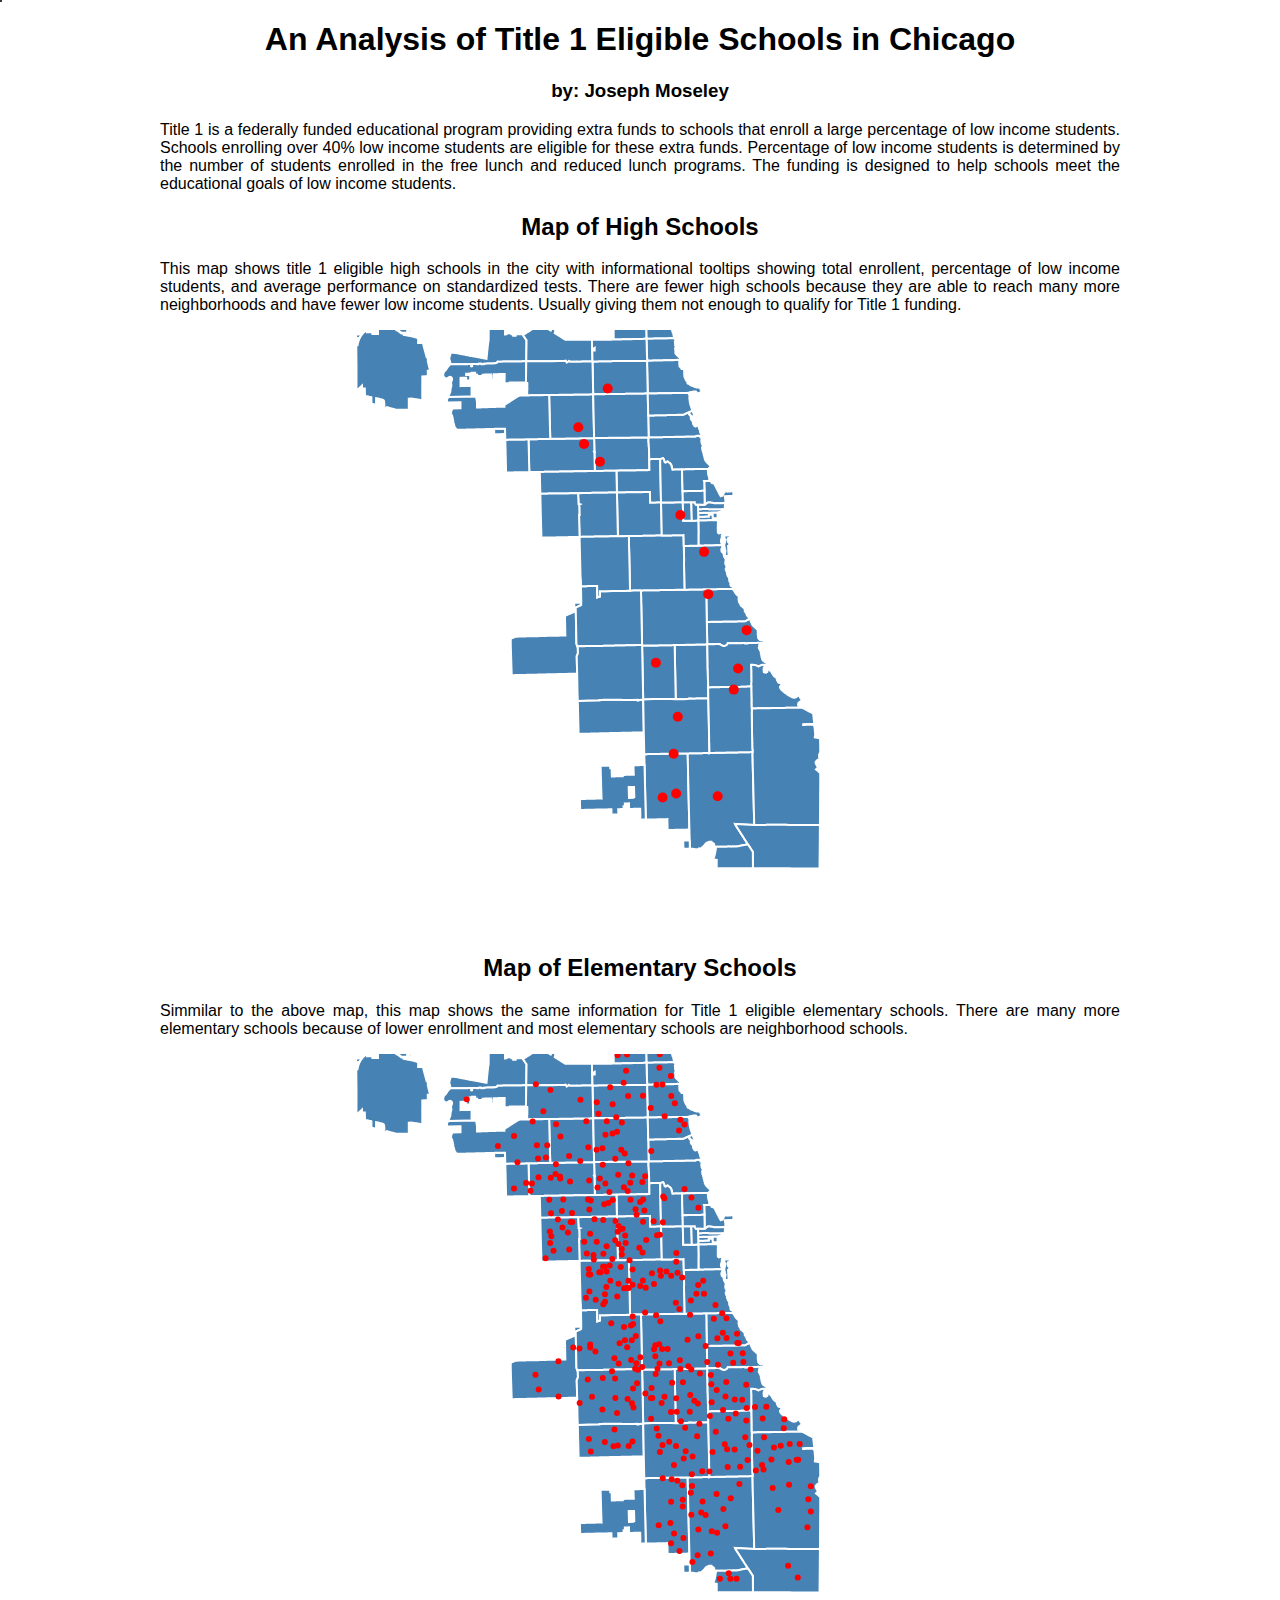
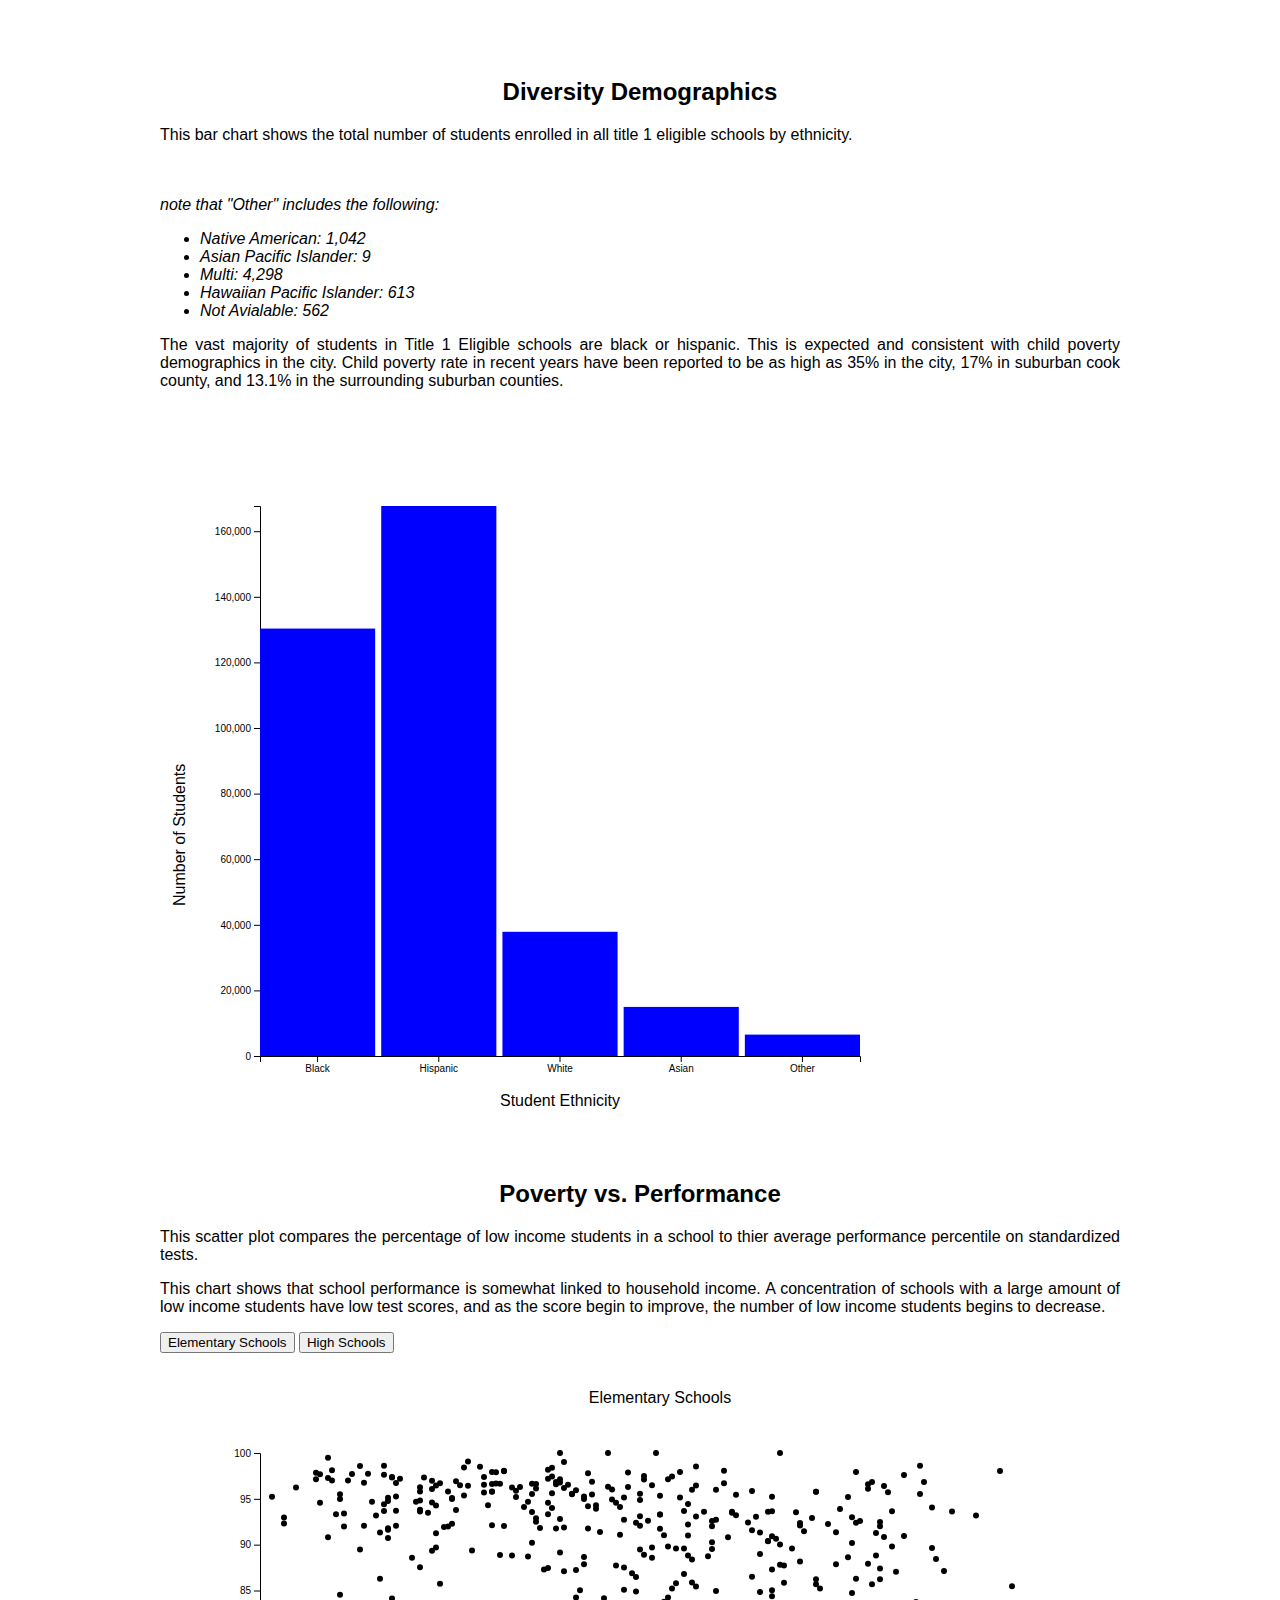
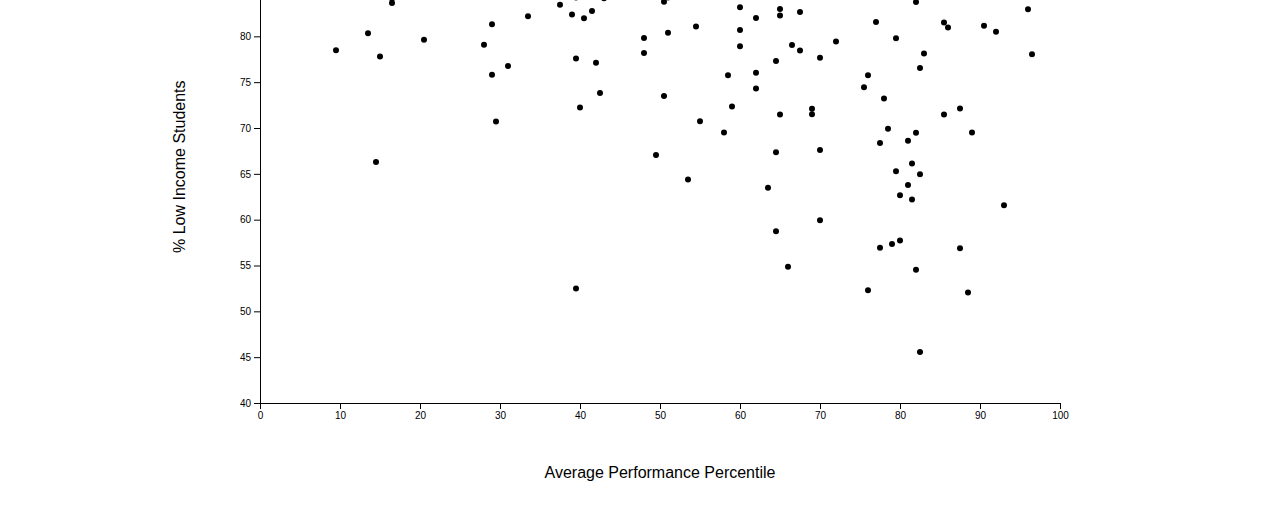
<file: index.html>
<!DOCTYPE html>
<html lang="en">
  <head>
	  <meta charset="UTF-8" />
		<title>Data Visualization Final</title>
	  <!-- LINK TO STYLESHEET -->
    <!-- NOTE: You *could* use in-page <style> tags, for your charts
         but it may be easier to simply add them to the stylesheet
         provided here. -->
		<link href="style.css" rel="stylesheet" />
  </head>

  <body>

    <header>
      <h1>An Analysis of Title 1 Eligible Schools in Chicago</h1>
      <h3>by: Joseph Moseley</h3>
      <p>Title 1 is a federally funded educational program providing extra funds to schools that enroll a large percentage of low income students. Schools enrolling over 40% low income students are eligible for these extra funds. Percentage of low income students is determined by the number of students enrolled in the free lunch and reduced lunch programs. The funding is designed to help schools meet the educational goals of low income students.</p>
    </header>

    <main> <!-- BEGIN MAIN -->

      <!-- ALL YOUR CONTENT GOES IN <main>! -->

      <!-- Consider placing your charts (and related text) in
           <section>s as shown below. You may even want to
           include an id on each section so when you build the
           charts, you can isolate the section you want the
           chart to appear in. -->

      <section id="mapHS">
        <h2>Map of High Schools</h2>

        <p>This map shows title 1 eligible high schools in the city with informational tooltips showing total enrollent, percentage of low income students, and average performance on standardized tests. There are fewer high schools because they are able to reach many more neighborhoods and have fewer low income students. Usually giving them not enough to qualify for Title 1 funding.</p>
        <div class="tooltip"></div>

        <!-- YOUR CHART! -->
        <script src="js/d3.min.js"></script>
        <script src="js/lodash.js"></script>
        <script src="js/mapHS.js"></script>
      </section>

      <section id="mapES">
        <h2>Map of Elementary Schools</h2>

        <p>Simmilar to the above map, this map shows the same information for Title 1 eligible elementary schools. There are many more elementary schools because of lower enrollment and most elementary schools are neighborhood schools.</p>
        <div class="tooltip"></div>

        <!-- YOUR CHART! -->
        <script src="js/d3.min.js"></script>
        <script src="js/lodash.js"></script>
        <script src="js/mapES.js"></script>

      </section>

      <section id="bar">
        <h2>Diversity Demographics</h2>

        <p>This bar chart shows the total number of students enrolled in all title 1 eligible schools by ethnicity.</p> <br/><br/><i>note that "Other" includes the following:
        <ul>
          <li>Native American: 1,042</li>
          <li>Asian Pacific Islander: 9</li>
          <li>Multi: 4,298</li>
          <li>Hawaiian Pacific Islander: 613</li>
          <li>Not Avialable: 562</li>
        </i>
        </ul>

        <!-- YOUR CHART! -->
        <script src="js/d3.min.js"></script>
        <script src="js/lodash.js"></script>
        <script src="js/bar.js"></script>
        <p>The vast majority of students in Title 1 Eligible schools are black or hispanic.  This is expected and consistent with child poverty demographics in the city. Child poverty rate in recent years have been reported to be as high as 35% in the city, 17% in suburban cook county, and 13.1% in the surrounding suburban counties.</p>
      </section>

      <section id="scatter">
        <h2>Poverty vs. Performance</h2>

        <p>This scatter plot compares the percentage of low income students in a school to thier average performance percentile on standardized tests.</p>

        <!-- YOUR CHART! -->
        <script src="js/d3.min.js"></script>
        <script src="js/lodash.js"></script>
        <script src="js/scatter.js"></script>
        <p>This chart shows that school performance is somewhat linked to household income. A concentration of schools with a large amount of low income students have low test scores, and as the score begin to improve, the number of low income students begins to decrease.</p>
        <button class="buttonES">Elementary Schools</button>
        <button class="buttonHS">High Schools</button>

      </section>

    </main> <!-- END MAIN -->

    <!-- SCRIPTS! -->
  </body>
</html>
</file>
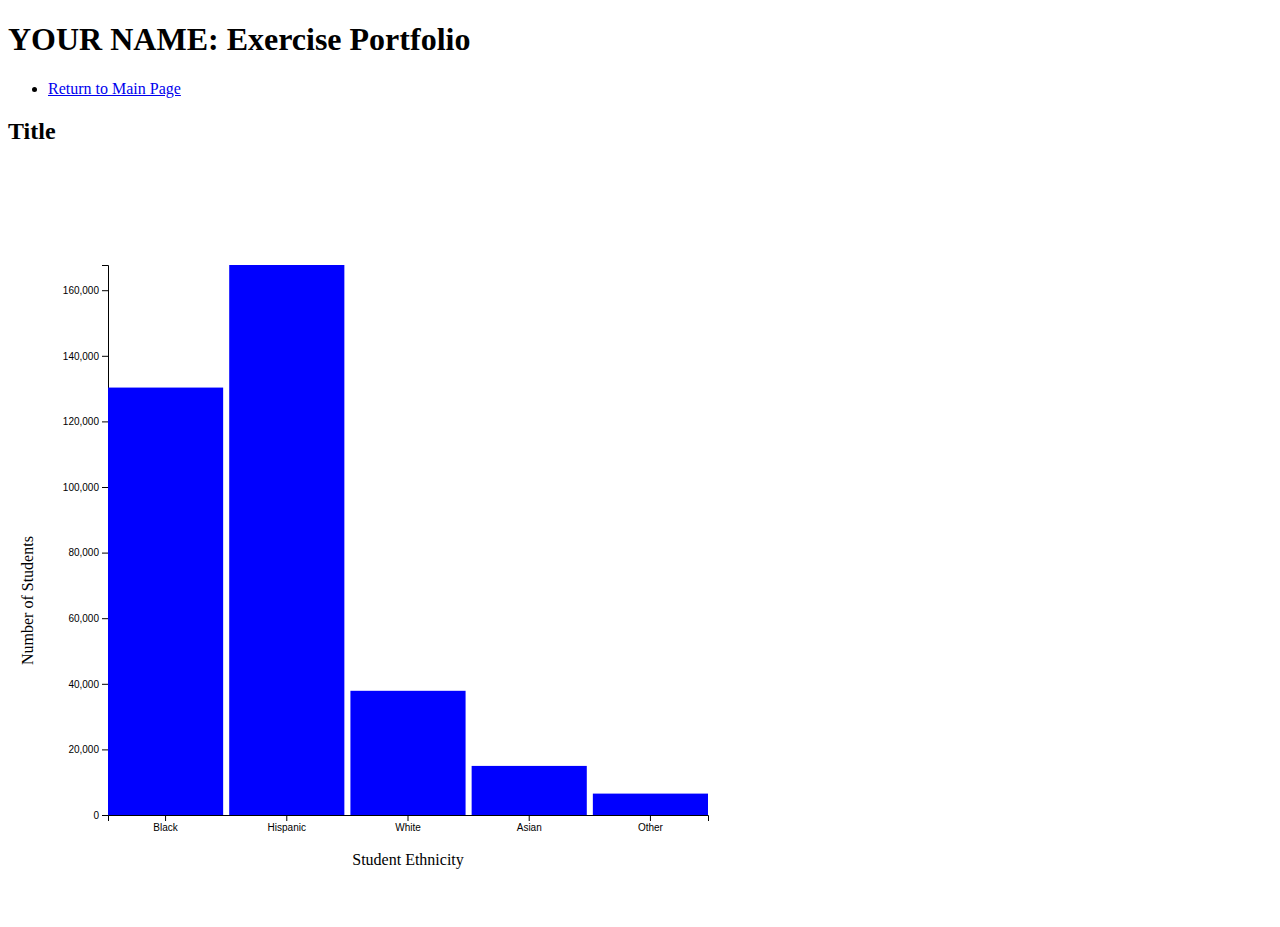
<file: bar.html>
<!DOCTYPE html>
<html lang="en">
  <head>
    <meta charset="UTF-8" />
    <title>Exercise Portfolio</title>
    <!-- <link href="css/style.css" rel="stylesheet" /> -->
  </head>

  <body>

    <header>
      <!-- ADD YOUR NAME -->
      <h1>YOUR NAME: Exercise Portfolio</h1>
    </header>

    <div id="content">

      <nav>
        <ul>
          <li><a href="index.html">Return to Main Page</a></li>
        </ul>
      </nav>

      <main>
        <!-- <button class="buttonES">View Elementary Schools</button>
        <button class="buttonHS">View High Schools</button> -->

        <h2>Title</h2>

        <p><!-- INFORMATION ABOUT YOUR VISUALIZATION: What is this about? --></p>

        <!-- ADD YOUR VISUALIZATION HERE -->

      </main>
    </div>

    <script src="js/d3.min.js"></script>
    <script src="js/lodash.js"></script>
    <script>

      var margin = {
        top: 100,
        right: 100,
        bottom: 100,
        left: 100,
      };
      var w = 1000 - margin.left - margin.right;
          h = 750 - margin.top - margin.bottom;

      d3.csv("data/Data-Eth.csv").then(function(data) {

      var svg = d3.select("main").append("svg");
      svg.attr("width", w + margin.left + margin.right)
         .attr("height", h + margin.top + margin.bottom);

      var xScale = d3.scaleBand()
                     .domain(data.map(function(d) {
                       return d.Student_Ethnicity;
                     }))
                     .range([margin.right, w - margin.left])
                     .paddingInner(0.05);
      var yScale = d3.scaleLinear()
                     .domain([0, d3.max(data, function(d) { return +d.Student_Count; })])
                     .range([h, 0]);

      var xAxis = d3.axisBottom()
                    .scale(xScale);
      var yAxis = d3.axisLeft()
                    .scale(yScale);
      svg.append("g")
         .attr("class", "x-axis")
         .attr("transform", "translate(0," + (h + margin.bottom) + ")")
         .call(xAxis);
      svg.append("g")
         .attr("class", "y-axis")
         .attr("transform", "translate(100 ,"+margin.top+")")
         .call(yAxis);

      svg.selectAll("rect")
         .data(data)
         .enter()
         .append("rect")
         .attr("class", "bars")
         .attr("fill", "blue")
         .attr("x", function(d) { return xScale(d.Student_Ethnicity); })
         .attr("y", function(d) { return yScale(+d.Student_Count) + margin.bottom; })
         .attr("height", function(d) { return h - yScale(+d.Student_Count); })
         .attr("width", xScale.bandwidth());

      // d3.select(".buttonES")
      //   .on("click", function() {
      //     console.log("Button Clicked");
      //     svg.selectAll(".schoolType")
      //        .text("Elementary Schools");
      //     svg.selectAll(".points")
      //        .data(titleoneES)
      //        .transition()
      //        .duration(1500)
      //        .attr("cx", function(d) { return xScale(+d.Average_Performance); })
      //        .attr("cy", function(d) { return yScale(+d.Percent_Low_Income) + margin.top; });
      //   })
      //
      // d3.select(".buttonHS")
      //   .on("click", function() {
      //     console.log("Button Clicked");
      //     svg.selectAll(".schoolType")
      //        .text("High Schools");
      //     svg.selectAll(".points")
      //        .data(titleoneHS)
      //        .transition()
      //        .duration(1500)
      //        .attr("cx", function(d) { return xScale(+d.Average_Performance); })
      //        .attr("cy", function(d) { return yScale(+d.Percent_Low_Income) + margin.top; });
      //   })
        svg.append("text")
           .attr("text-anchor", "middle")
           .attr("transform", "translate("+w/2+","+((h+margin.bottom)+ margin.bottom/2)+")")
           .text("Student Ethnicity");
        svg.append("text")
           .attr("transform", "translate(25,500)rotate(-90)")
           .text("Number of Students");
        // svg.append("text")
        //    .attr("class", "schoolType")
        //    .attr("x", w/2)
        //    .attr("y", margin.top/2)
        //    .attr("text-anchor", "middle")
        //    .text("Elementary Schools");





     })

    </script>
  </body>
</html>
</file>
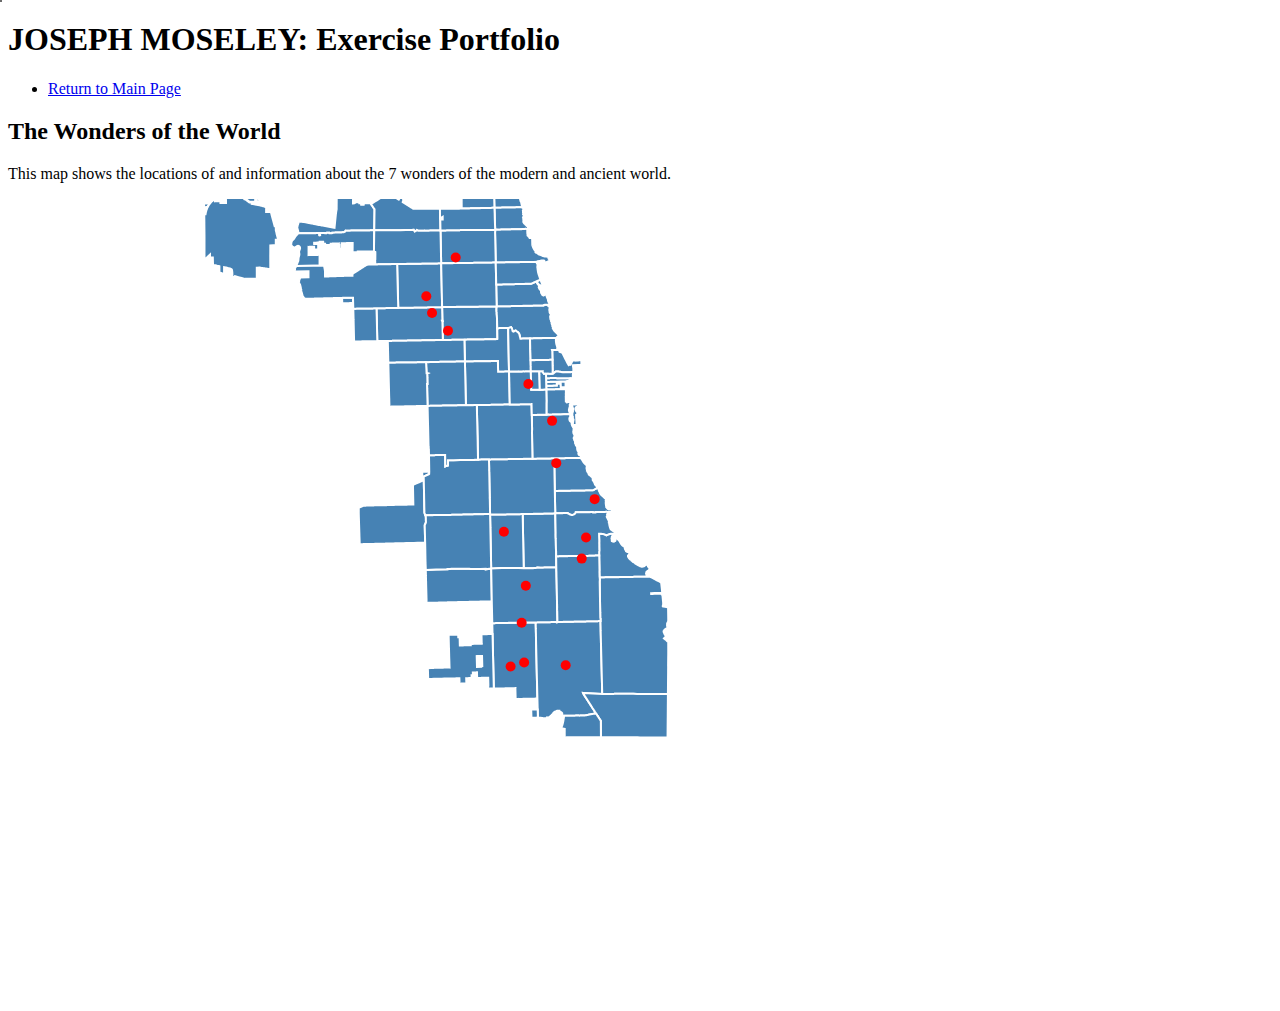
<file: map.html>
<!DOCTYPE html>
<html lang="en">
  <head>
    <meta charset="UTF-8" />
    <title>Exercise Portfolio</title>

    <style>
      .tooltip {
        position: absolute;
        top: 0;
        left: 0;
        background: #ffffff;
        border: 1px solid #000000;
        border-radius: 10px;
        display: block;
      }
      .tooltip.hidden {
        display: none;
      }
    </style>
  </head>

  <body>

    <header>
      <!-- ADD YOUR NAME -->
      <h1>JOSEPH MOSELEY: Exercise Portfolio</h1>
    </header>

    <div id="content">

      <nav>
        <ul>
          <li><a href="index.html">Return to Main Page</a></li>
        </ul>
      </nav>

      <main>

        <h2>The Wonders of the World</h2>

        <p>This map shows the locations of and information about the 7 wonders of the modern and ancient world.</p>
        <!-- <button class="buttonHS">High Schools</button>
        <button class="buttonES">Elementary Schools</button> -->
        <div class="tooltip"></div>


      </main>
    </div>

    <script src="js/d3.min.js"></script>
    <script src="js/lodash.js"></script>
    <script>

      var margin = {
        top: 50,
        bottom: 50,
        left: 50,
        right: 50
      };
      var h = innerHeight-margin.top-margin.bottom;
      var w = innerWidth - margin.left-margin.right;

      var svg = d3.select("main")
                  .append("svg")
                  .attr("height", h)
                  .attr("width", w);
      d3.json("data/zipcodes.geojson").then(function(chi) {
      d3.csv("data/Data-Master.csv").then(function(data) {

        var titleone = _.filter(data, function(d) {
          if (d.Title_1_Eligible == "TRUE" && d.Average_Performance != "#DIV/0!") {
            return d;
          }
        });
        console.log(titleone);
        var titleoneES = _.filter(titleone, function(d) {
          if (d.Primary_Category == "ES") {
            return d;
          }
        });
        console.log(titleoneES);
        var titleoneHS = _.filter(titleone, function(d) {
          if (d.Primary_Category == "HS") {
            return d;
          }
        });
        console.log(titleoneHS);


        // var world_features = world.features;
        // data.forEach(function(d){
        //   var t_state = d.state;
        //   var t_value = +d.veteran_pct;
        //   world_features.forEach(function(u){
        //     var world_state = u.properties.name;
        //     if (world_state == t_state){
        //       u.properties.value = t_value;
        //     }
        //   })
        // });
        console.log(chi);

        var center = d3.geoCentroid(chi);
        var scale = 64000;

        var projection = d3.geoMercator()
                           .scale(scale)
                           .center(center);
        var path = d3.geoPath()
                     .projection(projection);


        // var bounds = path.bounds(chi);
        // var hscale = scale * w / (bounds[1][0] - bounds[0][0]);
        // var vscale = scale * h / (bounds[1][1] - bounds[0][1]);
        // var scale = (hscale < vscale) ? hscale : vscale;
        // var offset = [w - (bounds[0][0] + bounds[1][0]) / 2,
        //              h - (bounds[0][1] + bounds[1][1]) / 2];
        //
        // projection = d3.geoMercator().center(center)
        //                .scale(scale * 0.9).translate(offset);



        var map = svg.append("g")
                     .attr("id", "map")
        map.selectAll("path")
           .data(chi.features)
           .enter()
           .append("path")
           //.attr("id", "conn")
           .attr("d", path)
           .attr("fill", "steelblue")
           .attr("stroke", "white")
           .attr("stroke-width", "2px");


        var plotSchools = map.selectAll("circle")
                       .data(titleoneHS)
                       .enter()
                       .append("circle")
                       .attr("class", "pointsHS")
                       .attr("cx", function(d) {
                         return projection([+d.School_Longitude,+d.School_Latitude])[0];
                       })
                       .attr("cy", function(d) {
                         return projection([+d.School_Longitude,+d.School_Latitude])[1];
                       })
                       .attr("fill", "red")
                       .attr("r", "5px")
                       .on("mouseover", function(d) {
                      //   d3.select(this).attr("fill", "black");
                          d3.select(".tooltip").classed("hidden",false)

                       })
                       .on("mousemove", function(d) {
                         var currentX = d3.event.pageX + 10;
                         var currentY = d3.event.pageY + 10;
                         d3.select(".tooltip")
                           .style("left",currentX + "px")
                           .style("top",currentY + "px")
                           .text("Name: " + d.Long_Name);
                       })
                       .on("mouseout", function(d) {
                      //   d3.select(this).attr("fill", "red");
                          d3.select(".tooltip").classed("hidden",true);
                       });


         // d3.select(".buttonES")
         //   .on("click", function() {
         //     console.log("Button Clicked");
         //     d3.selectAll(".pointsHS").remove();
         //     svg.selectAll(".schoolType")
         //        .text("Elementary Schools");
         //     svg.selectAll("circle")
         //        .data(titleoneES)
         //        .enter()
         //        .append("circle")
         //        // .transition()
         //        // .duration(1500)
         //        .attr("class", "pointsES")
         //        .attr("cx", function(d) {
         //          return projection([+d.School_Longitude,+d.School_Latitude])[0];
         //        })
         //        .attr("cy", function(d) {
         //          return projection([+d.School_Longitude,+d.School_Latitude])[1];
         //        })
         //        .attr("r", 3)
         //        .attr("fill", "red");
         //        // d3.selectAll(".pointsES").remove();
         //   })
         //
         // d3.select(".buttonHS")
         //   .on("click", function() {
         //     console.log("Button Clicked");
         //     d3.selectAll(".pointsES").remove();
         //     svg.selectAll(".schoolType")
         //        .text("High Schools");
         //     svg.selectAll("circle")
         //        .data(titleoneHS)
         //        .enter()
         //        .append("circle")
         //        // .transition()
         //        // .duration(1500)
         //        .attr("class", "pointsHS")
         //        .attr("cx", function(d) {
         //          return projection([+d.School_Longitude,+d.School_Latitude])[0];
         //        })
         //        .attr("cy", function(d) {
         //          return projection([+d.School_Longitude,+d.School_Latitude])[1];
         //        })
         //        .attr("r", 5)
         //        .attr("fill", "red");
         //        // d3.selectAll(".pointsES").remove();
         //   })
        // var plotsModern = map.selectAll("circle")
        //                .data(modern)
        //                .enter()
        //                .append("circle")
        //                .attr("cx", function(d) {
        //                  return projection([+d.longitude,+d.latitude])[0];
        //                })
        //                .attr("cy", function(d) {
        //                  return projection([+d.longitude,+d.latitude])[1];
        //                })
        //                .attr("fill", "red")
        //                .attr("r", "3px");
      })

      })
    </script>
  </body>
</html>
</file>
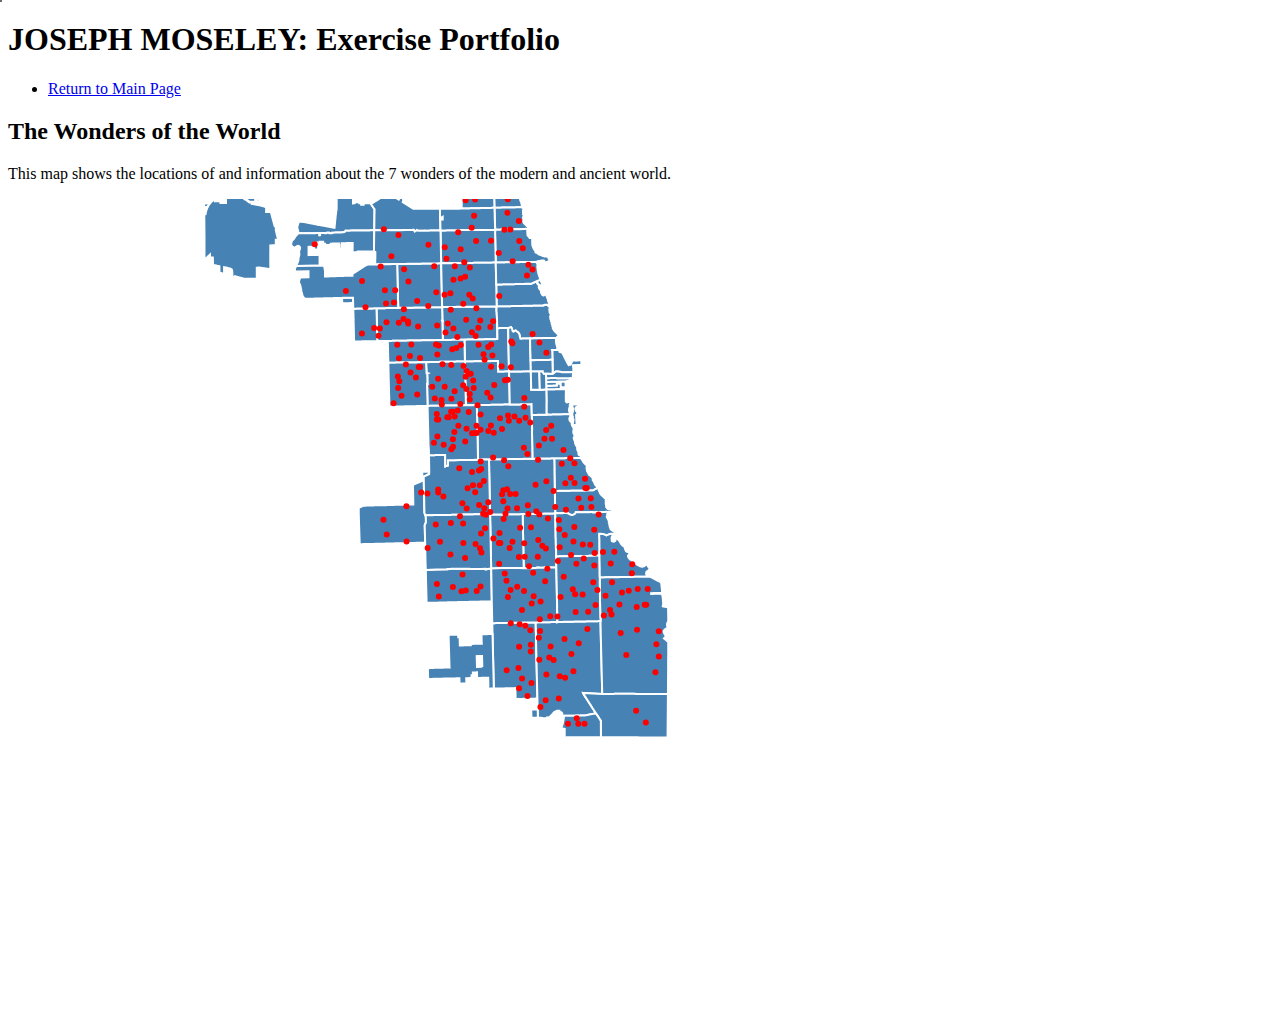
<file: mapES.html>
<!DOCTYPE html>
<html lang="en">
  <head>
    <meta charset="UTF-8" />
    <title>Exercise Portfolio</title>

    <style>
      .tooltip {
        position: absolute;
        top: 0;
        left: 0;
        background: #ffffff;
        border: 1px solid #000000;
        border-radius: 10px;
        display: block;
      }
      .tooltip.hidden {
        display: none;
      }
    </style>
  </head>

  <body>

    <header>
      <!-- ADD YOUR NAME -->
      <h1>JOSEPH MOSELEY: Exercise Portfolio</h1>
    </header>

    <div id="content">

      <nav>
        <ul>
          <li><a href="index.html">Return to Main Page</a></li>
        </ul>
      </nav>

      <main>

        <h2>The Wonders of the World</h2>

        <p>This map shows the locations of and information about the 7 wonders of the modern and ancient world.</p>
      
        <div class="tooltip"></div>


      </main>
    </div>

    <script src="js/d3.min.js"></script>
    <script src="js/lodash.js"></script>
    <script>

      var margin = {
        top: 50,
        bottom: 50,
        left: 50,
        right: 50
      };
      var h = innerHeight-margin.top-margin.bottom;
      var w = innerWidth - margin.left-margin.right;

      var svg = d3.select("main")
                  .append("svg")
                  .attr("height", h)
                  .attr("width", w);
      d3.json("data/zipcodes.geojson").then(function(chi) {
      d3.csv("data/Data-Master.csv").then(function(data) {

        var titleone = _.filter(data, function(d) {
          if (d.Title_1_Eligible == "TRUE" && d.Average_Performance != "#DIV/0!") {
            return d;
          }
        });
        console.log(titleone);
        var titleoneES = _.filter(titleone, function(d) {
          if (d.Primary_Category == "ES") {
            return d;
          }
        });
        console.log(titleoneES);
        var titleoneHS = _.filter(titleone, function(d) {
          if (d.Primary_Category == "HS") {
            return d;
          }
        });
        console.log(titleoneHS);
        console.log(chi);

        var center = d3.geoCentroid(chi);
        var scale = 64000;

        var projection = d3.geoMercator()
                           .scale(scale)
                           .center(center);
        var path = d3.geoPath()
                     .projection(projection);

        var map = svg.append("g")
                     .attr("id", "map")
        map.selectAll("path")
           .data(chi.features)
           .enter()
           .append("path")
           //.attr("id", "conn")
           .attr("d", path)
           .attr("fill", "steelblue")
           .attr("stroke", "white")
           .attr("stroke-width", "2px");


        var plotSchools = map.selectAll("circle")
                       .data(titleoneES)
                       .enter()
                       .append("circle")
                       .attr("class", "pointsHS")
                       .attr("cx", function(d) {
                         return projection([+d.School_Longitude,+d.School_Latitude])[0];
                       })
                       .attr("cy", function(d) {
                         return projection([+d.School_Longitude,+d.School_Latitude])[1];
                       })
                       .attr("fill", "red")
                       .attr("r", "3px")
                       .on("mouseover", function(d) {
                      //   d3.select(this).attr("fill", "black");
                          d3.select(".tooltip").classed("hidden",false)

                       })
                       .on("mousemove", function(d) {
                         var currentX = d3.event.pageX + 10;
                         var currentY = d3.event.pageY + 10;
                         d3.select(".tooltip")
                           .style("left",currentX + "px")
                           .style("top",currentY + "px")
                           .html("<p>Name: " + d.Long_Name + "<br/>" + "Enrollment: " + d.Student_Count_Total + "<br/>" + d.Percent_Low_Income + "% Low Income Students" + "<br/>" + "Average Test Score Percentile: " + d.Average_Performance);
                       })
                       .on("mouseout", function(d) {
                      //   d3.select(this).attr("fill", "red");
                          d3.select(".tooltip").classed("hidden",true);
                       });



      })

      })
    </script>
  </body>
</html>
</file>
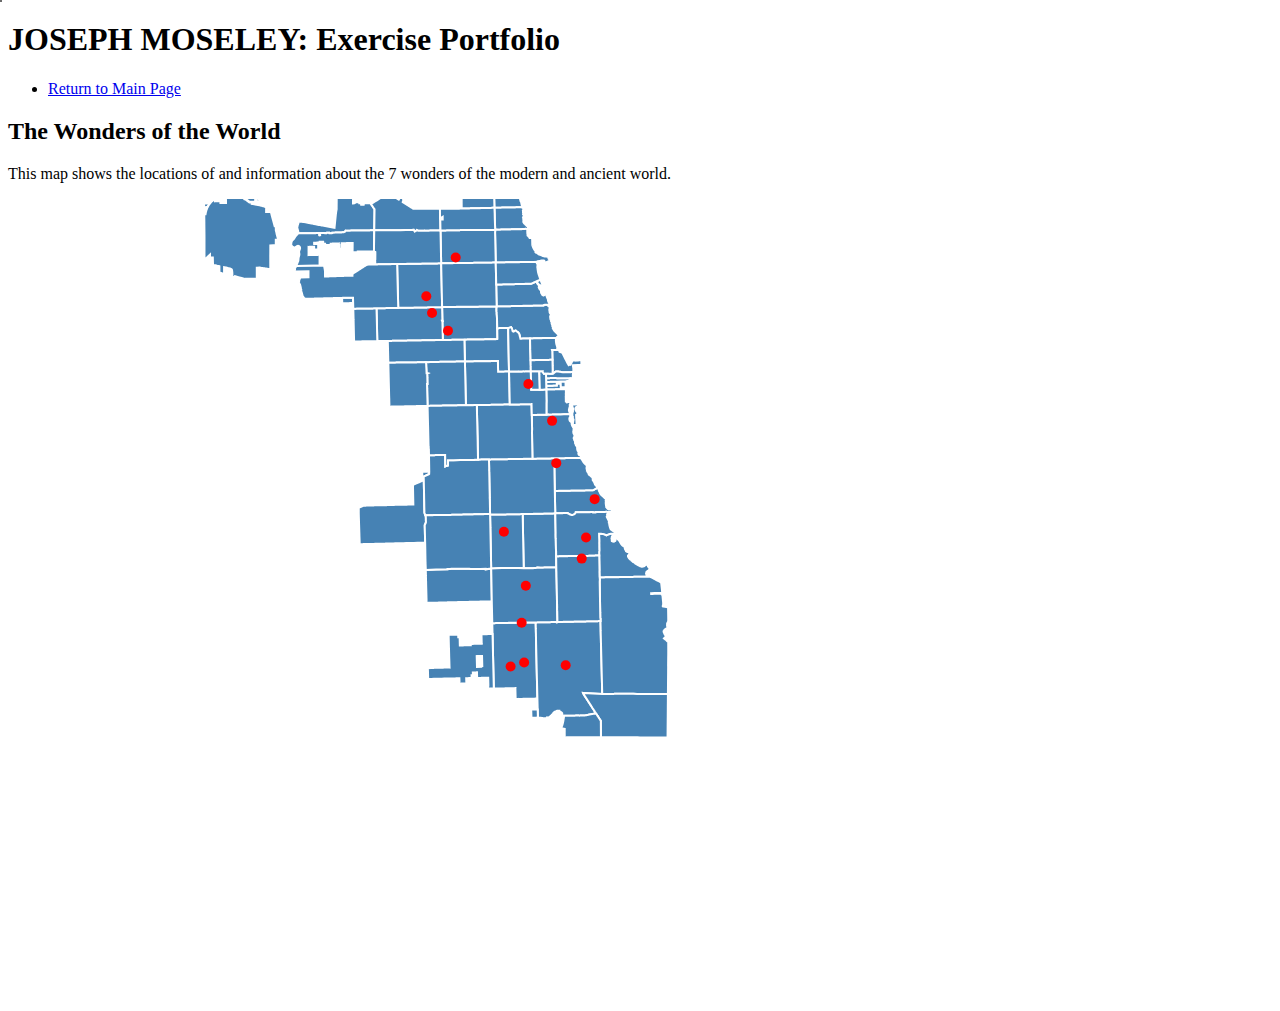
<file: mapHS.html>
<!DOCTYPE html>
<html lang="en">
  <head>
    <meta charset="UTF-8" />
    <title>Exercise Portfolio</title>

    <style>
      .tooltip {
        position: absolute;
        top: 0;
        left: 0;
        background: #ffffff;
        border: 1px solid #000000;
        border-radius: 10px;
        display: block;
      }
      .tooltip.hidden {
        display: none;
      }
    </style>
  </head>

  <body>

    <header>
      <!-- ADD YOUR NAME -->
      <h1>JOSEPH MOSELEY: Exercise Portfolio</h1>
    </header>

    <div id="content">

      <nav>
        <ul>
          <li><a href="index.html">Return to Main Page</a></li>
        </ul>
      </nav>

      <main>

        <h2>The Wonders of the World</h2>

        <p>This map shows the locations of and information about the 7 wonders of the modern and ancient world.</p>
        <div class="tooltip"></div>


      </main>
    </div>

    <script src="js/d3.min.js"></script>
    <script src="js/lodash.js"></script>
    <script>

      var margin = {
        top: 50,
        bottom: 50,
        left: 50,
        right: 50
      };
      var h = innerHeight-margin.top-margin.bottom;
      var w = innerWidth - margin.left-margin.right;

      var svg = d3.select("main")
                  .append("svg")
                  .attr("height", h)
                  .attr("width", w);
      d3.json("data/zipcodes.geojson").then(function(chi) {
      d3.csv("data/Data-Master.csv").then(function(data) {

//FILTER DATA
        var titleone = _.filter(data, function(d) {
          if (d.Title_1_Eligible == "TRUE" && d.Average_Performance != "#DIV/0!") {
            return d;
          }
        });
        console.log(titleone);
        var titleoneES = _.filter(titleone, function(d) {
          if (d.Primary_Category == "ES") {
            return d;
          }
        });
        console.log(titleoneES);
        var titleoneHS = _.filter(titleone, function(d) {
          if (d.Primary_Category == "HS") {
            return d;
          }
        });
        console.log(titleoneHS);
        console.log(chi);

//CREATE MAP
        var center = d3.geoCentroid(chi);
        var scale = 64000;

        var projection = d3.geoMercator()
                           .scale(scale)
                           .center(center);
        var path = d3.geoPath()
                     .projection(projection);

        var map = svg.append("g")
                     .attr("id", "map")
        map.selectAll("path")
           .data(chi.features)
           .enter()
           .append("path")
           //.attr("id", "conn")
           .attr("d", path)
           .attr("fill", "steelblue")
           .attr("stroke", "white")
           .attr("stroke-width", "2px");

//PLOT POINTS
        var plotSchools = map.selectAll("circle")
                       .data(titleoneHS)
                       .enter()
                       .append("circle")
                       .attr("class", "pointsHS")
                       .attr("cx", function(d) {
                         return projection([+d.School_Longitude,+d.School_Latitude])[0];
                       })
                       .attr("cy", function(d) {
                         return projection([+d.School_Longitude,+d.School_Latitude])[1];
                       })
                       .attr("fill", "red")
                       .attr("r", "5px")


//INTERACTIVITY
                       .on("mouseover", function(d) {
                      //   d3.select(this).attr("fill", "black");
                          d3.select(".tooltip").classed("hidden",false)

                       })
                       .on("mousemove", function(d) {
                         var currentX = d3.event.pageX + 10;
                         var currentY = d3.event.pageY + 10;
                         d3.select(".tooltip")
                           .style("left",currentX + "px")
                           .style("top",currentY + "px")
                           .html("<p>Name: " + d.Long_Name + "<br/>" + "Enrollment: " + d.Student_Count_Total + "<br/>" + d.Percent_Low_Income + "% Low Income Students" + "<br/>" + "Average Test Score Percentile: " + d.Average_Performance);
                       })
                       .on("mouseout", function(d) {
                      //   d3.select(this).attr("fill", "red");
                          d3.select(".tooltip").classed("hidden",true);
                       });


      })

      })
    </script>
  </body>
</html>
</file>
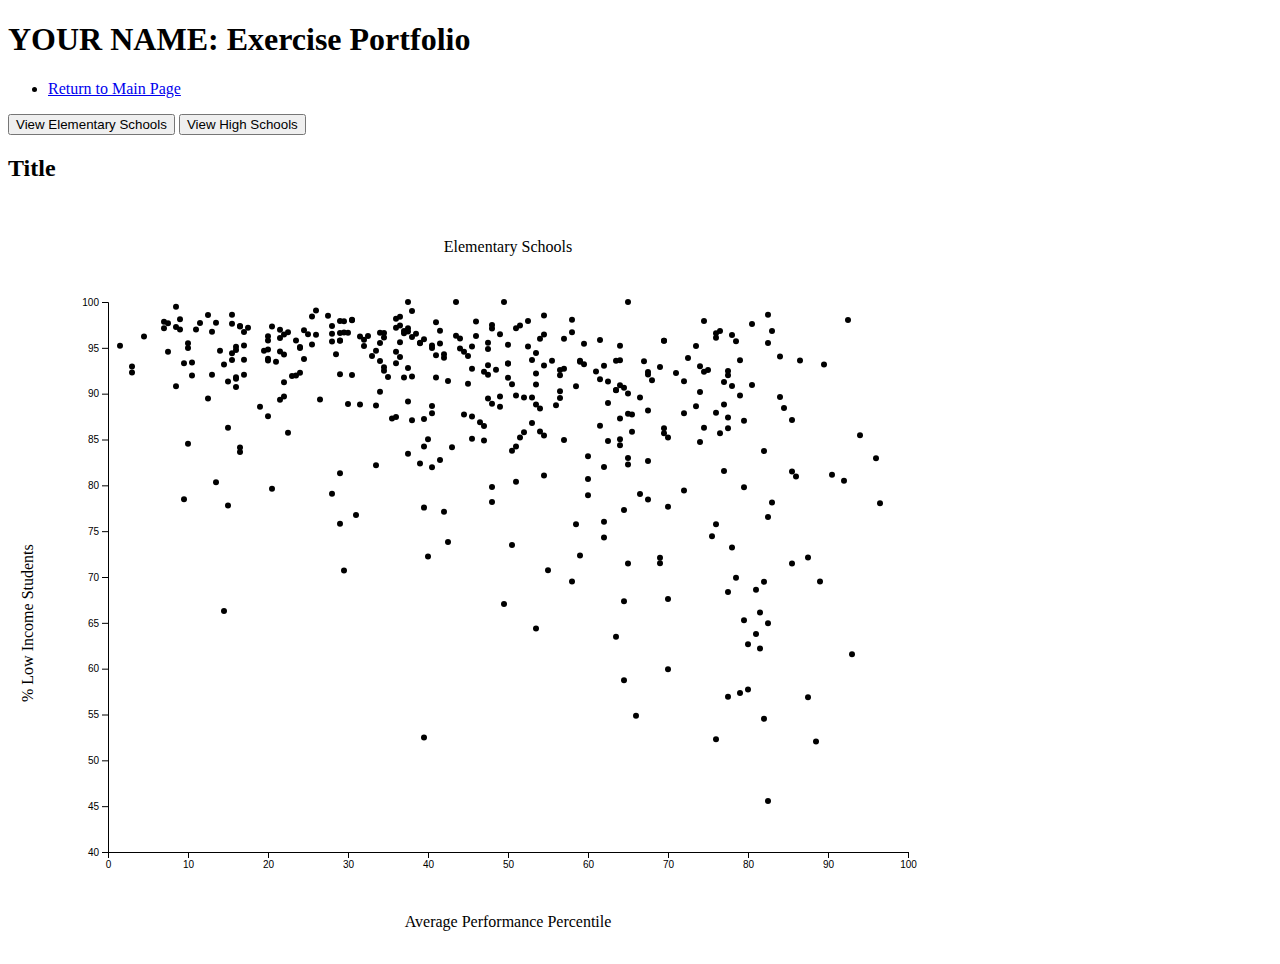
<file: scatter.html>
<!DOCTYPE html>
<html lang="en">
  <head>
    <meta charset="UTF-8" />
    <title>Exercise Portfolio</title>
    <!-- <link href="css/style.css" rel="stylesheet" /> -->
    <style>

    </style>
  </head>

  <body>

    <header>
      <!-- ADD YOUR NAME -->
      <h1>YOUR NAME: Exercise Portfolio</h1>
    </header>

    <div id="content">

      <nav>
        <ul>
          <li><a href="index.html">Return to Main Page</a></li>
        </ul>
      </nav>

      <main>
        <button class="buttonES">View Elementary Schools</button>
        <button class="buttonHS">View High Schools</button>

        <h2>Title</h2>

        <p><!-- INFORMATION ABOUT YOUR VISUALIZATION: What is this about? --></p>

        <!-- ADD YOUR VISUALIZATION HERE -->

      </main>
    </div>

    <script src="js/d3.min.js"></script>
    <script src="js/lodash.js"></script>
    <script>

      var margin = {
        top: 100,
        right: 100,
        bottom: 100,
        left: 100,
      };
      var w = 1000;
          h = 750;

      d3.csv("data/Data-Master.csv").then(function(master) {

        //console.log(progress);
        //console.log(profile);

      var titleone = _.filter(master, function(d) {
        if (d.Title_1_Eligible == "TRUE" && d.Average_Performance != "#DIV/0!") {
          return d;
        }
      });
      var titleoneES = _.filter(titleone, function(d) {
        if (d.Primary_Category == "ES") {
          return d;
        }
      });
      var titleoneHS = _.filter(titleone, function(d) {
        if (d.Primary_Category == "HS") {
          return d;
        }
      });
      console.log(titleone);
      console.log(titleoneES);
      console.log(titleoneHS);

      var svg = d3.select("main").append("svg");
      svg.attr("width", w)
         .attr("height", h);

      var xScale = d3.scaleLinear()
                     .domain([0,100])
                     .range([margin.right, w - margin.left]);
      var yScale = d3.scaleLinear()
                     .domain([40,100])
                     .range([h - margin.top - margin.bottom, 0]);

      var xAxis = d3.axisBottom()
                    .scale(xScale);
      var yAxis = d3.axisLeft()
                    .scale(yScale);
      svg.append("g")
         .attr("class", "x-axis")
         .attr("transform", "translate(0," + (h - margin.bottom) + ")")
         .call(xAxis);
      svg.append("g")
         .attr("class", "y-axis")
         .attr("transform", "translate(100 ,"+margin.top+")")
         .call(yAxis);

      var pointsES = svg.selectAll("circle")
         .data(titleoneES)
         .enter()
         .append("circle")
         .attr("class", "pointsES")
         .attr("cx", function(d) { return xScale(+d.Average_Performance); })
         .attr("cy", function(d) { return yScale(+d.Percent_Low_Income) + margin.top; })
         .attr("r", "3")
         .attr("fill", "black");

      d3.select(".buttonES")
        .on("click", function() {
          console.log("Button Clicked");
          d3.selectAll(".pointsHS").remove();
          svg.selectAll(".schoolType")
             .text("Elementary Schools");
          svg.selectAll("circle")
             .data(titleoneES)
             .enter()
             .append("circle")
             // .transition()
             // .duration(1500)
             .attr("class", "pointsES")
             .attr("cx", function(d) { return xScale(+d.Average_Performance); })
             .attr("cy", function(d) { return yScale(+d.Percent_Low_Income) + margin.top; })
             .attr("r", 3);
             // d3.selectAll(".pointsES").remove();
        })

      d3.select(".buttonHS")
        .on("click", function() {
          console.log("Button Clicked");
 d3.selectAll(".pointsES").remove();
          svg.selectAll(".schoolType")
             .text("High Schools");
          svg.selectAll("circle")
             .data(titleoneHS)
             .enter()
             .append("circle")
             // .transition()
             // .duration(1500)
             .attr("class", "pointsHS")
             .attr("cx", function(d) { return xScale(+d.Average_Performance); })
             .attr("cy", function(d) { return yScale(+d.Percent_Low_Income) + margin.top; })
             .attr("r", 3);
             // d3.selectAll(".pointsES").remove();
        })

        svg.append("text")
           .attr("text-anchor", "middle")
           .attr("transform", "translate(500,725)")
           .text("Average Performance Percentile");
        svg.append("text")
           .attr("transform", "translate(25,500)rotate(-90)")
           .text("% Low Income Students");
        svg.append("text")
           .attr("class", "schoolType")
           .attr("x", w/2)
           .attr("y", margin.top/2)
           .attr("text-anchor", "middle")
           .text("Elementary Schools");





     })

    </script>
  </body>
</html>
</file>
<file: style.css>
/* style.css */
/* Feel free to change these if you want. */

body {
  font-family: sans-serif;
}

header,
main {
  max-width: 960px;
	margin: 0 auto;
}

h1, h2, h3 {
  text-align: center;
}
p {
  text-align: justify;
}
.tooltip {
  position: absolute;
  top: 0;
  left: 0;
  background: #ffffff;
  border: 1px solid #000000;
  border-radius: 10px;
  display: block;
}
.tooltip.hidden {
  display: none;
}
</file>
